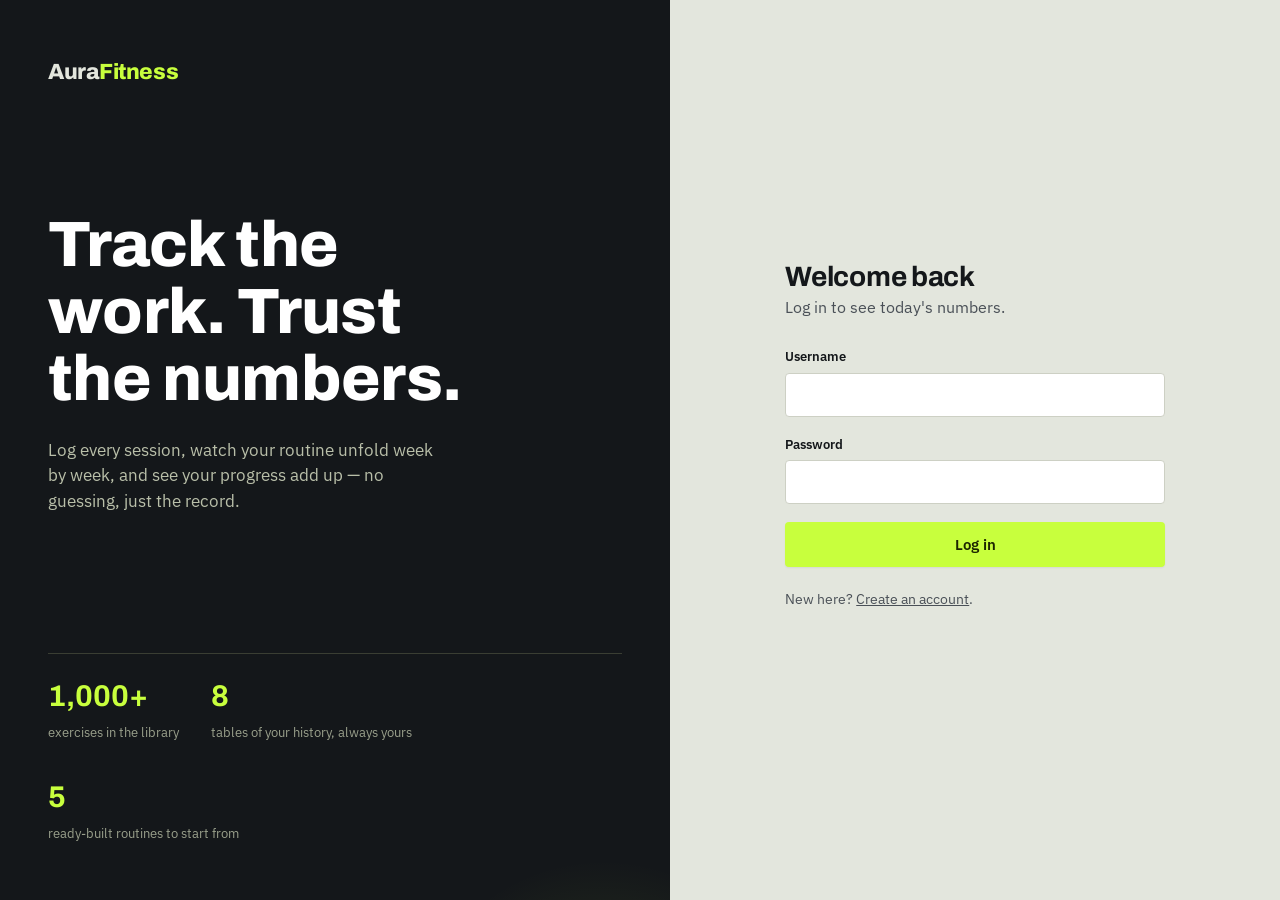
<file: index.html>
<!DOCTYPE html>
<html lang="en">
<head>
<meta charset="UTF-8">
<meta name="viewport" content="width=device-width, initial-scale=1.0">
<title>Log in — Aura Fitness</title>
<meta name="theme-color" content="#14171a">
<meta name="mobile-web-app-capable" content="yes">
<meta name="apple-mobile-web-app-capable" content="yes">
<meta name="apple-mobile-web-app-status-bar-style" content="black-translucent">
<meta name="description" content="Aura Fitness — log workouts, track progress and follow routines, right in your browser.">
<link rel="icon" href="data:image/svg+xml,%3Csvg xmlns=%22http://www.w3.org/2000/svg%22 viewBox=%220 0 100 100%22%3E%3Crect width=%22100%22 height=%22100%22 rx=%2222%22 fill=%22%2314171a%22/%3E%3Cpath d=%22M30 62 L46 62 L40 82 L74 46 L56 46 L64 18 Z%22 fill=%22%23c8ff3d%22/%3E%3C/svg%3E">
<link rel="preconnect" href="https://fonts.googleapis.com">
<link rel="preconnect" href="https://fonts.gstatic.com" crossorigin>
<link rel="stylesheet" href="css/style.css">
</head>
<body>

<div class="auth-shell">
  <section class="auth-side">
    <div class="mark">Aura<span>Fitness</span></div>
    <div class="pitch">
      <h1>Track the work. Trust the numbers.</h1>
      <p>Log every session, watch your routine unfold week by week, and see your progress add up — no guessing, just the record.</p>
    </div>
    <div class="tally">
      <div><span class="n">1,000+</span><span class="k">exercises in the library</span></div>
      <div><span class="n">8</span><span class="k">tables of your history, always yours</span></div>
      <div><span class="n">5</span><span class="k">ready-built routines to start from</span></div>
    </div>
  </section>

  <section class="auth-form-side">
    <div class="auth-card">
      <h2>Welcome back</h2>
      <p>Log in to see today's numbers.</p>

      <div class="form-msg error" id="form-msg"></div>

      <form id="login-form" novalidate>
        <div class="field">
          <label for="username">Username</label>
          <input type="text" id="username" name="username" autocomplete="username" required>
        </div>
        <div class="field">
          <label for="password">Password</label>
          <input type="password" id="password" name="password" autocomplete="current-password" required>
        </div>
        <button type="submit" class="btn btn-primary btn-block">Log in</button>
      </form>

      <p class="form-foot">New here? <a href="register.html">Create an account</a>.</p>
    </div>
  </section>
</div>

<script src="js/db.js"></script>
<script>
  // already signed in? skip straight to the dashboard
  if (AuraDB.getCurrentUser()) window.location.href = 'dashboard.html';

  const form = document.getElementById('login-form');
  const msg = document.getElementById('form-msg');

  form.addEventListener('submit', (e) => {
    e.preventDefault();
    const username = document.getElementById('username').value;
    const password = document.getElementById('password').value;

    const result = AuraDB.validateUser(username, password);
    if (!result.ok) {
      msg.textContent = result.error;
      msg.classList.add('show');
      return;
    }
    window.location.href = 'dashboard.html';
  });
</script>
</body>
</html>
</file>
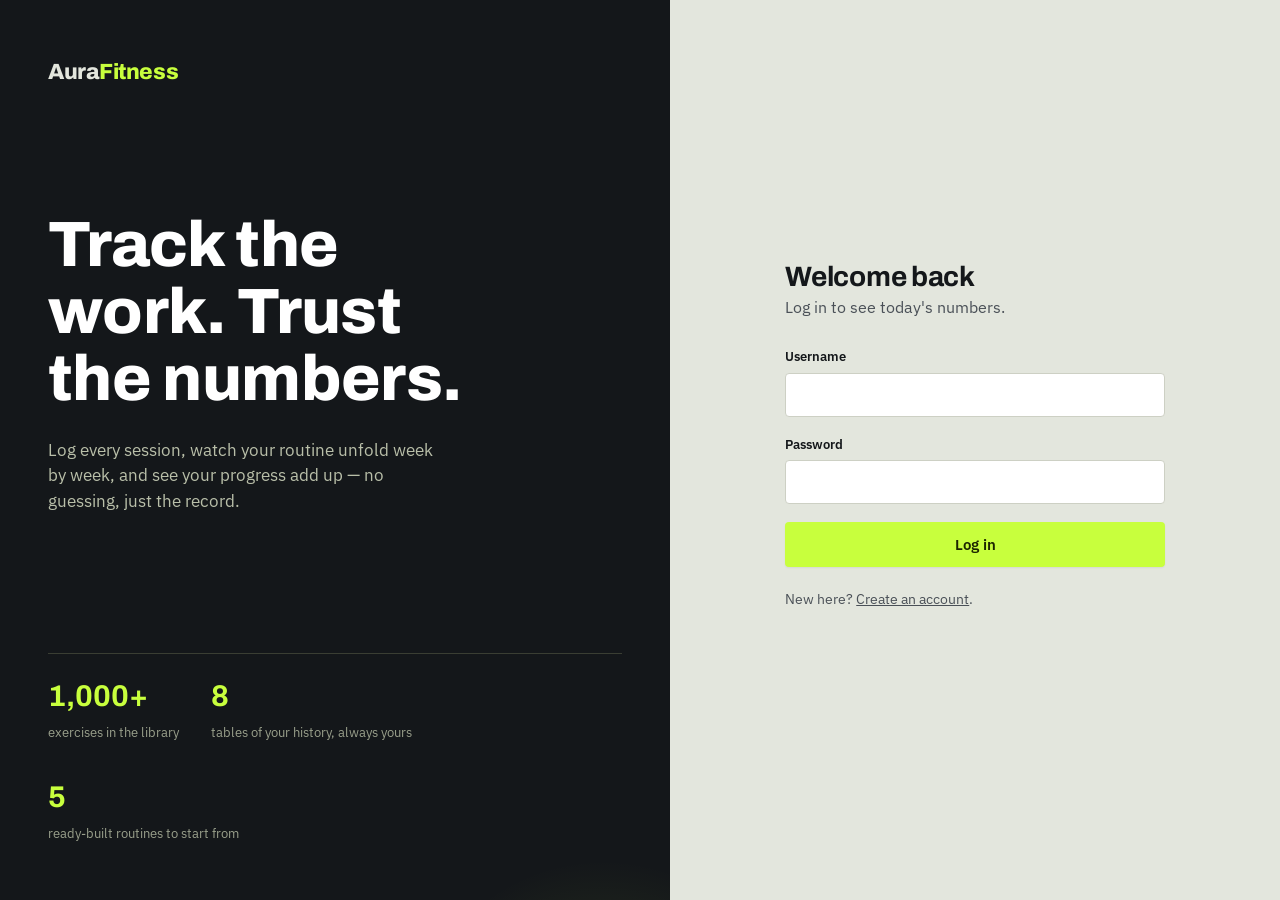
<file: dashboard.html>
<!DOCTYPE html>
<html lang="en">
<head>
<meta charset="UTF-8">
<meta name="viewport" content="width=device-width, initial-scale=1.0">
<title>Dashboard — Aura Fitness</title>
<meta name="theme-color" content="#14171a">
<meta name="mobile-web-app-capable" content="yes">
<meta name="apple-mobile-web-app-capable" content="yes">
<meta name="apple-mobile-web-app-status-bar-style" content="black-translucent">
<meta name="description" content="Aura Fitness — log workouts, track progress and follow routines, right in your browser.">
<link rel="icon" href="data:image/svg+xml,%3Csvg xmlns=%22http://www.w3.org/2000/svg%22 viewBox=%220 0 100 100%22%3E%3Crect width=%22100%22 height=%22100%22 rx=%2222%22 fill=%22%2314171a%22/%3E%3Cpath d=%22M30 62 L46 62 L40 82 L74 46 L56 46 L64 18 Z%22 fill=%22%23c8ff3d%22/%3E%3C/svg%3E">
<link rel="preconnect" href="https://fonts.googleapis.com">
<link rel="preconnect" href="https://fonts.gstatic.com" crossorigin>
<link rel="stylesheet" href="css/style.css">
</head>
<body>

<header class="app-header" id="app-header"></header>

<main class="wrap">
  <div class="page-head">
    <div>
      <h1 id="greeting">Welcome back</h1>
      <p id="dateline"></p>
    </div>
    <a href="log-workout.html" class="btn btn-primary">Log a workout</a>
  </div>

  <div class="stat-grid">
    <div class="stat hero">
      <div class="k">Workouts this month</div>
      <div class="v" id="stat-workouts">0</div>
    </div>
    <div class="stat tint">
      <div class="k">Calories burned</div>
      <div class="v" id="stat-calories">0<span class="u">kcal</span></div>
    </div>
    <div class="stat plain">
      <div class="k">Average intensity</div>
      <div class="v" id="stat-intensity" style="font-size:26px;">—</div>
    </div>
    <div class="stat plain">
      <div class="k">Current weight</div>
      <div class="v" id="stat-weight" style="font-size:26px;">—</div>
    </div>
  </div>

  <div class="dash-grid">
    <section class="panel">
      <div class="panel-title">
        <h2>Recent workouts</h2>
        <a href="log-workout.html" class="btn btn-outline">Log another</a>
      </div>
      <div id="recent-workouts"></div>
    </section>

    <section class="panel">
      <div class="panel-title">
        <h2>Active routine</h2>
      </div>
      <div id="active-routine"></div>
    </section>
  </div>
</main>

<footer class="site-foot">Aura Fitness — a client-side fitness tracker. Your data stays in this browser.</footer>

<a href="log-workout.html" class="fab" aria-label="Log a workout">+ Log workout</a>

<script src="js/db.js"></script>
<script src="js/nav.js"></script>
<script src="js/dashboard.js"></script>
</body>
</html>
</file>
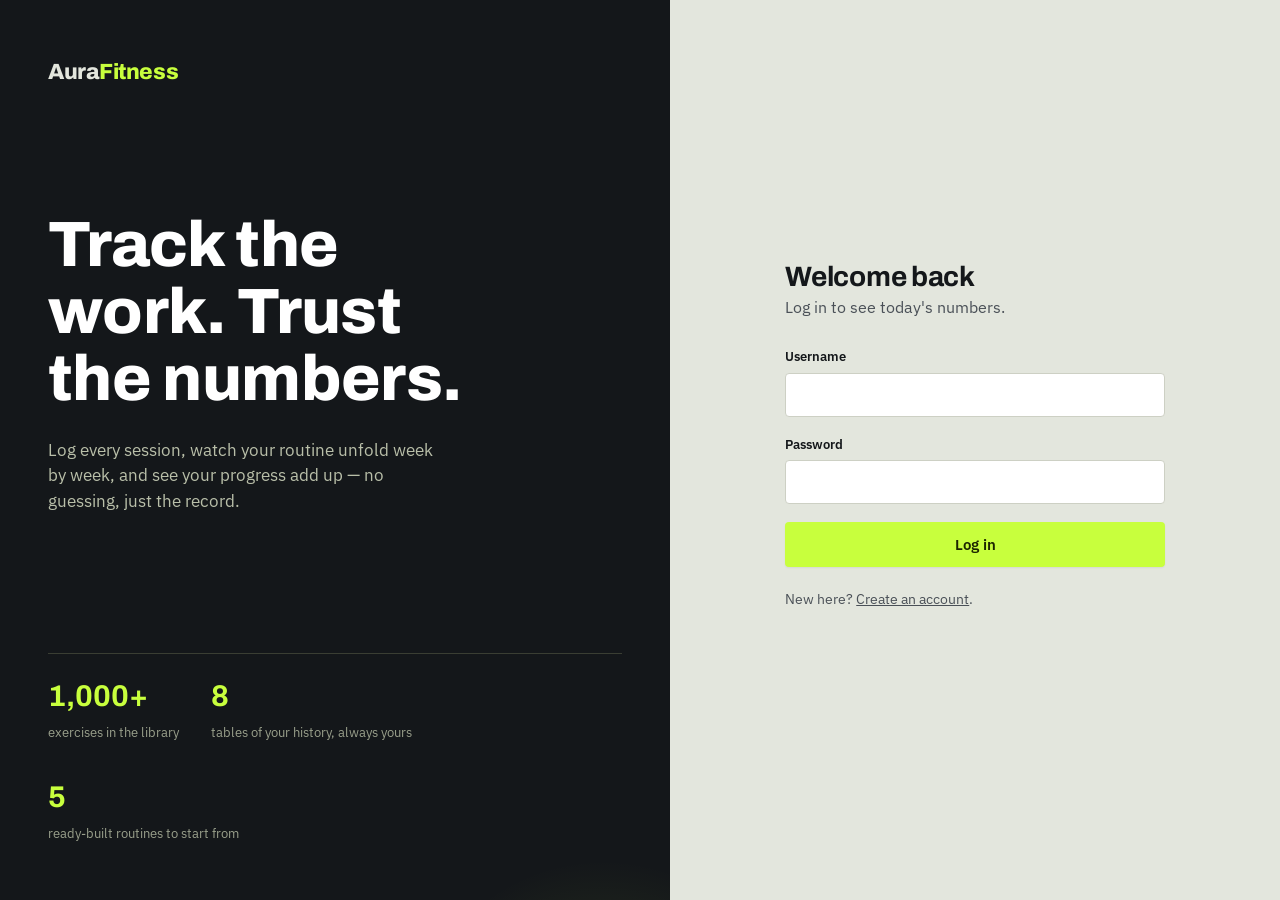
<file: exercises.html>
<!DOCTYPE html>
<html lang="en">
<head>
<meta charset="UTF-8">
<meta name="viewport" content="width=device-width, initial-scale=1.0">
<title>Exercise Library — Aura Fitness</title>
<meta name="theme-color" content="#14171a">
<meta name="mobile-web-app-capable" content="yes">
<meta name="apple-mobile-web-app-capable" content="yes">
<meta name="apple-mobile-web-app-status-bar-style" content="black-translucent">
<meta name="description" content="Aura Fitness — log workouts, track progress and follow routines, right in your browser.">
<link rel="icon" href="data:image/svg+xml,%3Csvg xmlns=%22http://www.w3.org/2000/svg%22 viewBox=%220 0 100 100%22%3E%3Crect width=%22100%22 height=%22100%22 rx=%2222%22 fill=%22%2314171a%22/%3E%3Cpath d=%22M30 62 L46 62 L40 82 L74 46 L56 46 L64 18 Z%22 fill=%22%23c8ff3d%22/%3E%3C/svg%3E">
<link rel="preconnect" href="https://fonts.googleapis.com">
<link rel="preconnect" href="https://fonts.gstatic.com" crossorigin>
<link rel="stylesheet" href="css/style.css">
</head>
<body>

<header class="app-header" id="app-header"></header>

<main class="wrap">
  <div class="page-head">
    <div>
      <h1>Exercise library</h1>
      <p>Search and filter the movement bank used across every routine.</p>
    </div>
  </div>

  <div class="filters">
    <div class="field">
      <label for="search">Search</label>
      <input type="text" id="search" placeholder="Search by name…">
    </div>
    <div class="field">
      <label for="category">Category</label>
      <select id="category">
        <option value="">All categories</option>
        <option>Strength</option>
        <option>Cardio</option>
        <option>Flexibility</option>
      </select>
    </div>
    <div class="field">
      <label for="muscle">Muscle group</label>
      <select id="muscle">
        <option value="">All muscle groups</option>
      </select>
    </div>
    <div class="field">
      <label for="difficulty">Difficulty</label>
      <select id="difficulty">
        <option value="">Any difficulty</option>
        <option>Beginner</option>
        <option>Intermediate</option>
        <option>Advanced</option>
      </select>
    </div>
  </div>

  <div class="card-grid" id="exercise-grid"></div>
</main>

<footer class="site-foot">Aura Fitness — a client-side fitness tracker. Your data stays in this browser.</footer>

<script src="js/db.js"></script>
<script src="js/nav.js"></script>
<script src="js/exercise-icons.js"></script>
<script src="js/exercise-modal.js"></script>
<script src="js/exercises.js"></script>
</body>
</html>
</file>
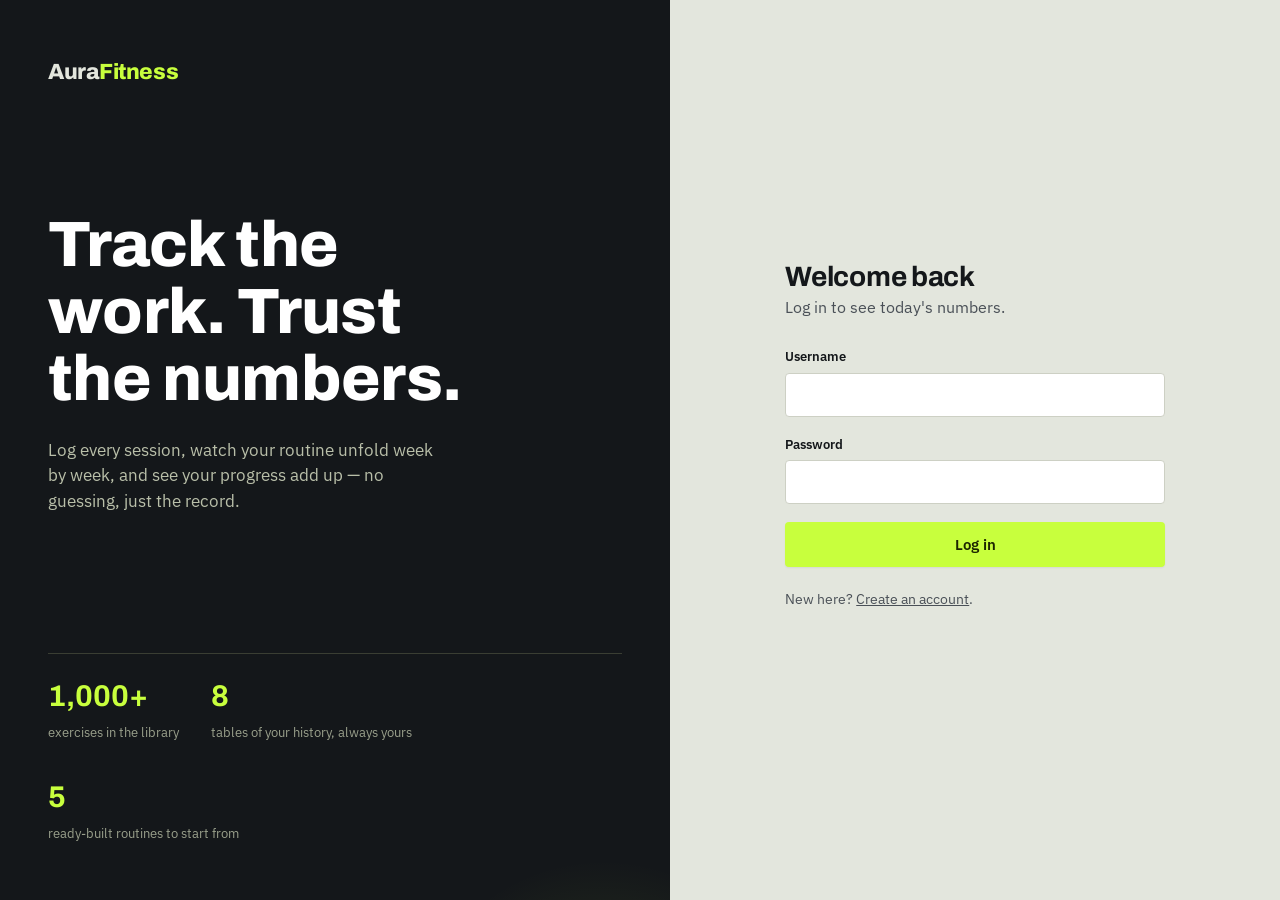
<file: log-workout.html>
<!DOCTYPE html>
<html lang="en">
<head>
<meta charset="UTF-8">
<meta name="viewport" content="width=device-width, initial-scale=1.0">
<title>Log Workout — Aura Fitness</title>
<meta name="theme-color" content="#14171a">
<meta name="mobile-web-app-capable" content="yes">
<meta name="apple-mobile-web-app-capable" content="yes">
<meta name="apple-mobile-web-app-status-bar-style" content="black-translucent">
<meta name="description" content="Aura Fitness — log workouts, track progress and follow routines, right in your browser.">
<link rel="icon" href="data:image/svg+xml,%3Csvg xmlns=%22http://www.w3.org/2000/svg%22 viewBox=%220 0 100 100%22%3E%3Crect width=%22100%22 height=%22100%22 rx=%2222%22 fill=%22%2314171a%22/%3E%3Cpath d=%22M30 62 L46 62 L40 82 L74 46 L56 46 L64 18 Z%22 fill=%22%23c8ff3d%22/%3E%3C/svg%3E">
<link rel="preconnect" href="https://fonts.googleapis.com">
<link rel="preconnect" href="https://fonts.gstatic.com" crossorigin>
<link rel="stylesheet" href="css/style.css">
</head>
<body>

<header class="app-header" id="app-header"></header>

<main class="wrap">
  <div class="page-head">
    <div>
      <h1>Log a workout</h1>
      <p>Record what you did today — exercises are optional if you just want the totals on record.</p>
    </div>
  </div>

  <div class="dash-grid">
    <section class="panel">
      <div class="form-msg success" id="form-msg"></div>

      <form id="workout-form" novalidate>
        <div class="field-row">
          <div class="field">
            <label for="workoutDate">Date</label>
            <input type="date" id="workoutDate" required>
          </div>
          <div class="field">
            <label for="workoutType">Workout type</label>
            <select id="workoutType">
              <option>Strength</option>
              <option>Cardio</option>
              <option>Flexibility</option>
              <option>Sports</option>
            </select>
          </div>
        </div>

        <div class="field-row">
          <div class="field">
            <label for="durationMinutes">Duration (minutes)</label>
            <input type="number" id="durationMinutes" min="1" max="600" required>
          </div>
          <div class="field">
            <label for="intensity">Intensity</label>
            <select id="intensity">
              <option>Low</option>
              <option selected>Moderate</option>
              <option>High</option>
            </select>
          </div>
        </div>

        <div class="panel-title" style="margin-top: 6px;">
          <h2 style="font-size:16px;">Exercises</h2>
          <button type="button" class="btn btn-outline" id="add-exercise">Add exercise</button>
        </div>
        <div id="exercise-rows"></div>

        <div class="field" style="margin-top: 18px;">
          <label for="notes">Notes</label>
          <textarea id="notes" placeholder="How did it feel? Anything to remember for next time?"></textarea>
        </div>

        <button type="submit" class="btn btn-primary btn-block">Save workout</button>
      </form>
    </section>

    <aside class="panel">
      <div class="panel-title"><h2>Estimated calories</h2></div>
      <div class="stat hero" style="padding:22px;">
        <div class="k">Based on type, duration &amp; intensity</div>
        <div class="v" id="calorie-estimate">0<span class="u">kcal</span></div>
      </div>
      <p style="margin-top:16px;">This estimate updates as you fill in the form. You can still save the workout even if you skip individual exercises.</p>
    </aside>
  </div>
</main>

<footer class="site-foot">Aura Fitness — a client-side fitness tracker. Your data stays in this browser.</footer>

<script src="js/db.js"></script>
<script src="js/nav.js"></script>
<script src="js/log-workout.js"></script>
</body>
</html>
</file>
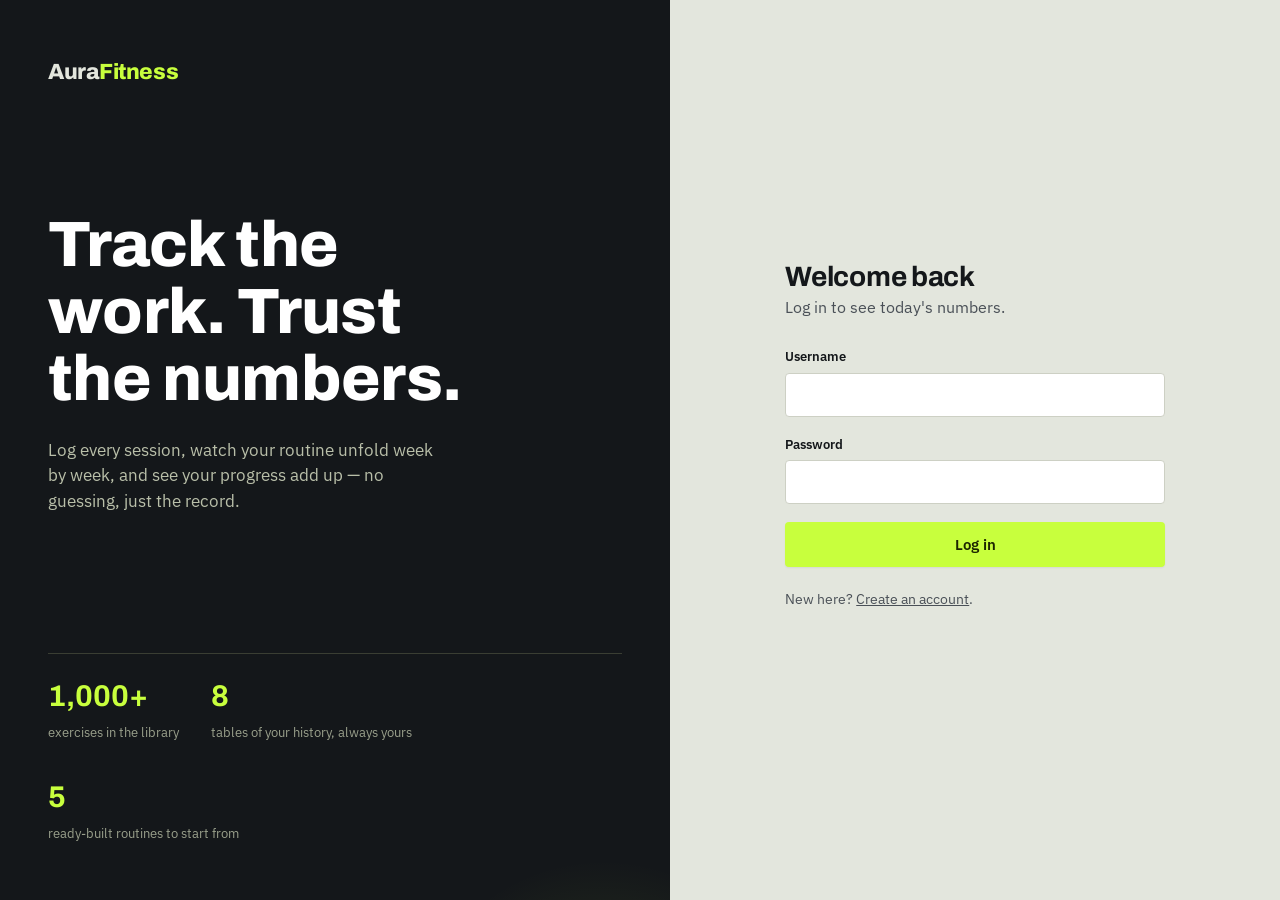
<file: profile.html>
<!DOCTYPE html>
<html lang="en">
<head>
<meta charset="UTF-8">
<meta name="viewport" content="width=device-width, initial-scale=1.0">
<title>Profile — Aura Fitness</title>
<meta name="theme-color" content="#14171a">
<meta name="mobile-web-app-capable" content="yes">
<meta name="apple-mobile-web-app-capable" content="yes">
<meta name="apple-mobile-web-app-status-bar-style" content="black-translucent">
<meta name="description" content="Aura Fitness — log workouts, track progress and follow routines, right in your browser.">
<link rel="icon" href="data:image/svg+xml,%3Csvg xmlns=%22http://www.w3.org/2000/svg%22 viewBox=%220 0 100 100%22%3E%3Crect width=%22100%22 height=%22100%22 rx=%2222%22 fill=%22%2314171a%22/%3E%3Cpath d=%22M30 62 L46 62 L40 82 L74 46 L56 46 L64 18 Z%22 fill=%22%23c8ff3d%22/%3E%3C/svg%3E">
<link rel="preconnect" href="https://fonts.googleapis.com">
<link rel="preconnect" href="https://fonts.gstatic.com" crossorigin>
<link rel="stylesheet" href="css/style.css">
</head>
<body>

<header class="app-header" id="app-header"></header>

<main class="wrap">
  <div class="page-head">
    <div>
      <h1>Profile</h1>
      <p>Update your details and see your account at a glance.</p>
    </div>
  </div>

  <div class="dash-grid">
    <section class="panel">
      <div class="profile-head">
        <div class="avatar" id="avatar-initials"></div>
        <div>
          <h2 id="profile-name" style="margin-bottom:2px;"></h2>
          <p style="margin:0;" id="profile-username"></p>
        </div>
      </div>

      <div class="form-msg success" id="form-msg"></div>

      <form id="profile-form" novalidate>
        <div class="field-row">
          <div class="field">
            <label for="firstName">First name</label>
            <input type="text" id="firstName" required>
          </div>
          <div class="field">
            <label for="lastName">Last name</label>
            <input type="text" id="lastName" required>
          </div>
        </div>
        <div class="field">
          <label for="email">Email</label>
          <input type="email" id="email" required>
        </div>
        <div class="field-row">
          <div class="field">
            <label for="age">Age</label>
            <input type="number" id="age" min="10" max="100">
          </div>
          <div class="field">
            <label for="fitnessGoal">Fitness goal</label>
            <select id="fitnessGoal">
              <option>General Fitness</option>
              <option>Lose Weight</option>
              <option>Build Muscle</option>
              <option>Build Strength</option>
            </select>
          </div>
        </div>
        <div class="field-row">
          <div class="field">
            <label for="height">Height (cm)</label>
            <input type="number" id="height" min="100" max="250">
          </div>
          <div class="field">
            <label for="weight">Weight (kg)</label>
            <input type="number" id="weight" min="30" max="300" step="0.1">
          </div>
        </div>
        <button type="submit" class="btn btn-primary">Save changes</button>
      </form>
    </section>

    <aside class="panel">
      <div class="panel-title"><h2>Account statistics</h2></div>
      <div id="account-stats"></div>
    </aside>
  </div>
</main>

<footer class="site-foot">Aura Fitness — a client-side fitness tracker. Your data stays in this browser.</footer>

<script src="js/db.js"></script>
<script src="js/nav.js"></script>
<script src="js/profile.js"></script>
</body>
</html>
</file>
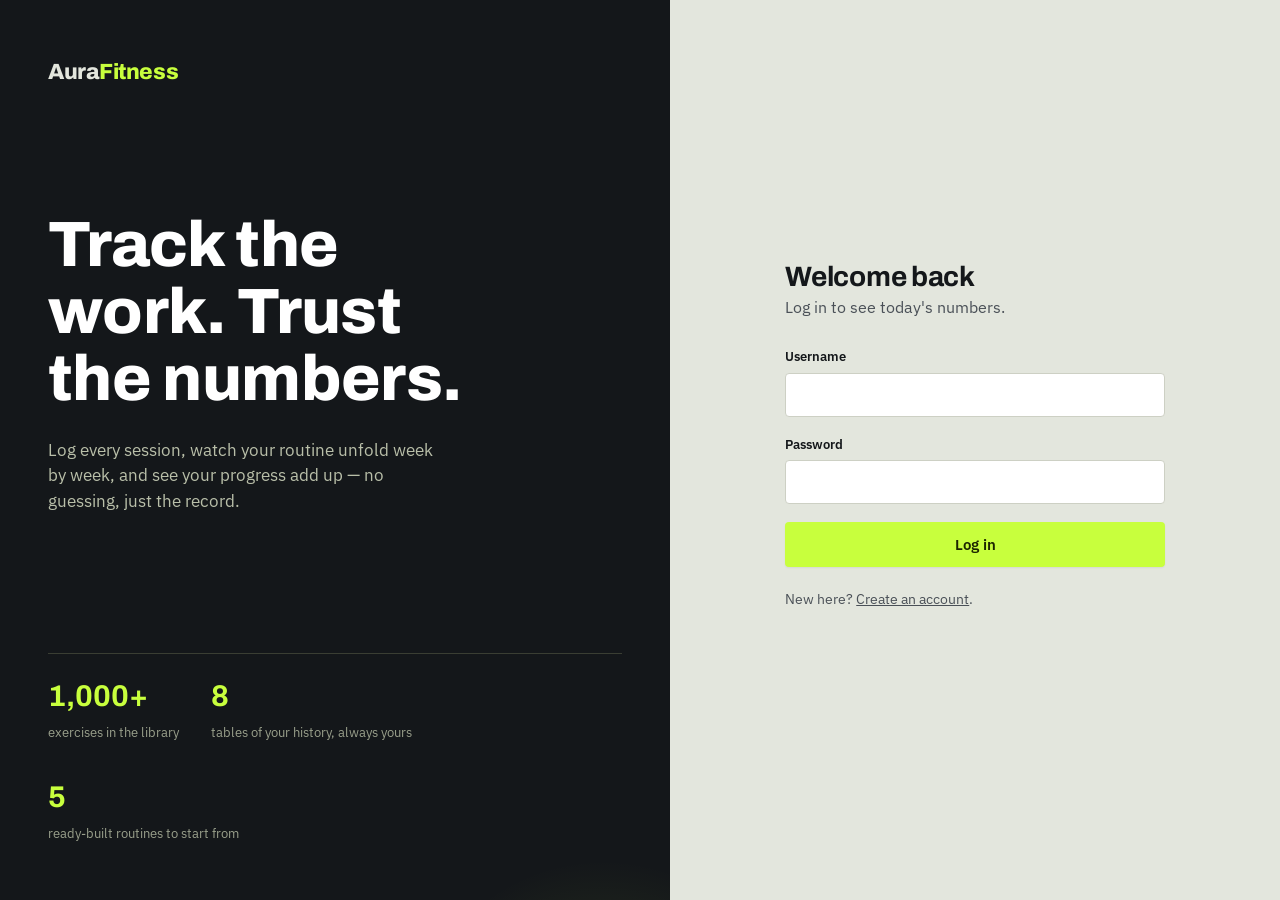
<file: progress.html>
<!DOCTYPE html>
<html lang="en">
<head>
<meta charset="UTF-8">
<meta name="viewport" content="width=device-width, initial-scale=1.0">
<title>Progress — Aura Fitness</title>
<meta name="theme-color" content="#14171a">
<meta name="mobile-web-app-capable" content="yes">
<meta name="apple-mobile-web-app-capable" content="yes">
<meta name="apple-mobile-web-app-status-bar-style" content="black-translucent">
<meta name="description" content="Aura Fitness — log workouts, track progress and follow routines, right in your browser.">
<link rel="icon" href="data:image/svg+xml,%3Csvg xmlns=%22http://www.w3.org/2000/svg%22 viewBox=%220 0 100 100%22%3E%3Crect width=%22100%22 height=%22100%22 rx=%2222%22 fill=%22%2314171a%22/%3E%3Cpath d=%22M30 62 L46 62 L40 82 L74 46 L56 46 L64 18 Z%22 fill=%22%23c8ff3d%22/%3E%3C/svg%3E">
<link rel="preconnect" href="https://fonts.googleapis.com">
<link rel="preconnect" href="https://fonts.gstatic.com" crossorigin>
<link rel="stylesheet" href="css/style.css">
</head>
<body>

<header class="app-header" id="app-header"></header>

<main class="wrap">
  <div class="page-head">
    <div>
      <h1>Progress</h1>
      <p>Log measurements over time and watch the trend, not just the day.</p>
    </div>
  </div>

  <div class="stat-grid">
    <div class="stat hero">
      <div class="k">Weight change since first log</div>
      <div class="v" id="stat-change">—</div>
    </div>
    <div class="stat tint">
      <div class="k">Latest weight</div>
      <div class="v" id="stat-latest">—</div>
    </div>
    <div class="stat plain">
      <div class="k">Entries logged</div>
      <div class="v" id="stat-count">0</div>
    </div>
  </div>

  <div class="dash-grid">
    <section class="panel">
      <div class="panel-title"><h2>Weight over time</h2></div>
      <div class="chart-wrap">
        <div class="bars" id="weight-bars"></div>
      </div>

      <div class="panel-title" style="margin-top:26px;"><h2>History</h2></div>
      <div id="progress-table"></div>
    </section>

    <aside class="panel">
      <div class="panel-title"><h2>Log measurements</h2></div>
      <div class="form-msg success" id="form-msg"></div>
      <form id="progress-form" novalidate>
        <div class="field-row">
          <div class="field">
            <label for="logDate">Date</label>
            <input type="date" id="logDate" required>
          </div>
          <div class="field">
            <label for="weight">Weight (kg)</label>
            <input type="number" id="weight" step="0.1" min="20" max="400" required>
          </div>
        </div>
        <div class="field">
          <label for="bodyFat">Body fat %</label>
          <input type="number" id="bodyFat" step="0.1" min="1" max="70">
        </div>
        <div class="field-row">
          <div class="field">
            <label for="chest">Chest (cm)</label>
            <input type="number" id="chest" step="0.1">
          </div>
          <div class="field">
            <label for="waist">Waist (cm)</label>
            <input type="number" id="waist" step="0.1">
          </div>
        </div>
        <div class="field-row">
          <div class="field">
            <label for="hip">Hip (cm)</label>
            <input type="number" id="hip" step="0.1">
          </div>
          <div class="field">
            <label for="arm">Arm (cm)</label>
            <input type="number" id="arm" step="0.1">
          </div>
        </div>
        <div class="field">
          <label for="thigh">Thigh (cm)</label>
          <input type="number" id="thigh" step="0.1">
        </div>
        <div class="field">
          <label for="notes">Notes</label>
          <textarea id="notes" placeholder="Optional"></textarea>
        </div>
        <button type="submit" class="btn btn-primary btn-block">Save entry</button>
      </form>
    </aside>
  </div>
</main>

<footer class="site-foot">Aura Fitness — a client-side fitness tracker. Your data stays in this browser.</footer>

<script src="js/db.js"></script>
<script src="js/nav.js"></script>
<script src="js/progress.js"></script>
</body>
</html>
</file>
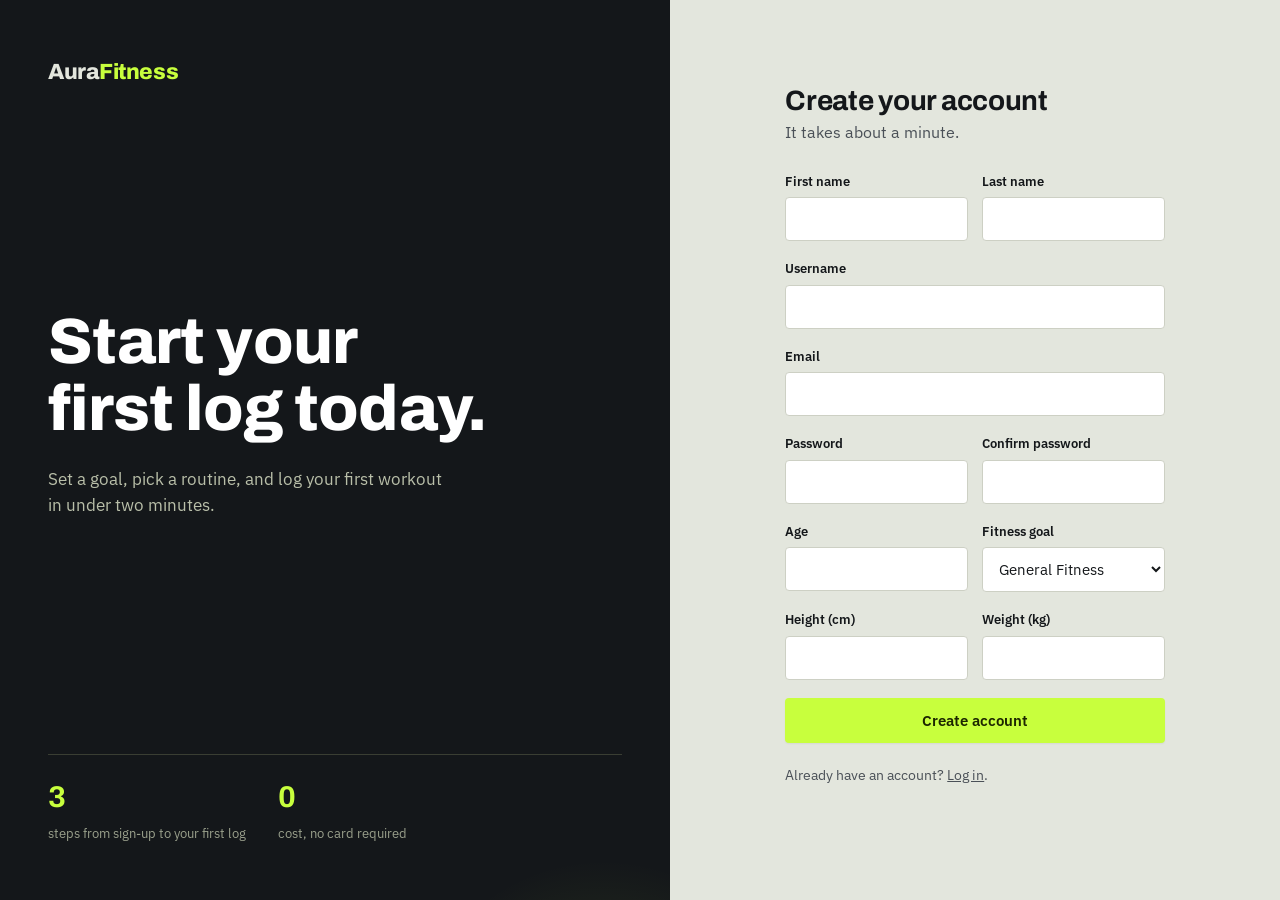
<file: register.html>
<!DOCTYPE html>
<html lang="en">
<head>
<meta charset="UTF-8">
<meta name="viewport" content="width=device-width, initial-scale=1.0">
<title>Create account — Aura Fitness</title>
<meta name="theme-color" content="#14171a">
<meta name="mobile-web-app-capable" content="yes">
<meta name="apple-mobile-web-app-capable" content="yes">
<meta name="apple-mobile-web-app-status-bar-style" content="black-translucent">
<meta name="description" content="Aura Fitness — log workouts, track progress and follow routines, right in your browser.">
<link rel="icon" href="data:image/svg+xml,%3Csvg xmlns=%22http://www.w3.org/2000/svg%22 viewBox=%220 0 100 100%22%3E%3Crect width=%22100%22 height=%22100%22 rx=%2222%22 fill=%22%2314171a%22/%3E%3Cpath d=%22M30 62 L46 62 L40 82 L74 46 L56 46 L64 18 Z%22 fill=%22%23c8ff3d%22/%3E%3C/svg%3E">
<link rel="preconnect" href="https://fonts.googleapis.com">
<link rel="preconnect" href="https://fonts.gstatic.com" crossorigin>
<link rel="stylesheet" href="css/style.css">
</head>
<body>

<div class="auth-shell">
  <section class="auth-side">
    <div class="mark">Aura<span>Fitness</span></div>
    <div class="pitch">
      <h1>Start your first log today.</h1>
      <p>Set a goal, pick a routine, and log your first workout in under two minutes.</p>
    </div>
    <div class="tally">
      <div><span class="n">3</span><span class="k">steps from sign-up to your first log</span></div>
      <div><span class="n">0</span><span class="k">cost, no card required</span></div>
    </div>
  </section>

  <section class="auth-form-side">
    <div class="auth-card">
      <h2>Create your account</h2>
      <p>It takes about a minute.</p>

      <div class="form-msg error" id="form-msg"></div>

      <form id="register-form" novalidate>
        <div class="field-row">
          <div class="field">
            <label for="firstName">First name</label>
            <input type="text" id="firstName" required>
          </div>
          <div class="field">
            <label for="lastName">Last name</label>
            <input type="text" id="lastName" required>
          </div>
        </div>

        <div class="field">
          <label for="username">Username</label>
          <input type="text" id="username" autocomplete="username" required>
        </div>

        <div class="field">
          <label for="email">Email</label>
          <input type="email" id="email" autocomplete="email" required>
        </div>

        <div class="field-row">
          <div class="field">
            <label for="password">Password</label>
            <input type="password" id="password" autocomplete="new-password" required minlength="6">
          </div>
          <div class="field">
            <label for="confirmPassword">Confirm password</label>
            <input type="password" id="confirmPassword" autocomplete="new-password" required minlength="6">
          </div>
        </div>

        <div class="field-row">
          <div class="field">
            <label for="age">Age</label>
            <input type="number" id="age" min="10" max="100">
          </div>
          <div class="field">
            <label for="fitnessGoal">Fitness goal</label>
            <select id="fitnessGoal">
              <option>General Fitness</option>
              <option>Lose Weight</option>
              <option>Build Muscle</option>
              <option>Build Strength</option>
            </select>
          </div>
        </div>

        <div class="field-row">
          <div class="field">
            <label for="height">Height (cm)</label>
            <input type="number" id="height" min="100" max="250">
          </div>
          <div class="field">
            <label for="weight">Weight (kg)</label>
            <input type="number" id="weight" min="30" max="300" step="0.1">
          </div>
        </div>

        <button type="submit" class="btn btn-primary btn-block">Create account</button>
      </form>

      <p class="form-foot">Already have an account? <a href="index.html">Log in</a>.</p>
    </div>
  </section>
</div>

<script src="js/db.js"></script>
<script>
  if (AuraDB.getCurrentUser()) window.location.href = 'dashboard.html';

  const form = document.getElementById('register-form');
  const msg = document.getElementById('form-msg');

  form.addEventListener('submit', (e) => {
    e.preventDefault();
    const password = document.getElementById('password').value;
    const confirmPassword = document.getElementById('confirmPassword').value;

    if (password !== confirmPassword) {
      msg.textContent = 'Those passwords don\'t match.';
      msg.classList.add('show');
      return;
    }

    const result = AuraDB.registerUser({
      firstName: document.getElementById('firstName').value.trim(),
      lastName: document.getElementById('lastName').value.trim(),
      username: document.getElementById('username').value.trim(),
      email: document.getElementById('email').value.trim(),
      password,
      age: document.getElementById('age').value,
      height: document.getElementById('height').value,
      weight: document.getElementById('weight').value,
      fitnessGoal: document.getElementById('fitnessGoal').value,
    });

    if (!result.ok) {
      msg.textContent = result.error;
      msg.classList.add('show');
      return;
    }

    AuraDB.validateUser(result.user.username, password);
    window.location.href = 'dashboard.html';
  });
</script>
</body>
</html>
</file>
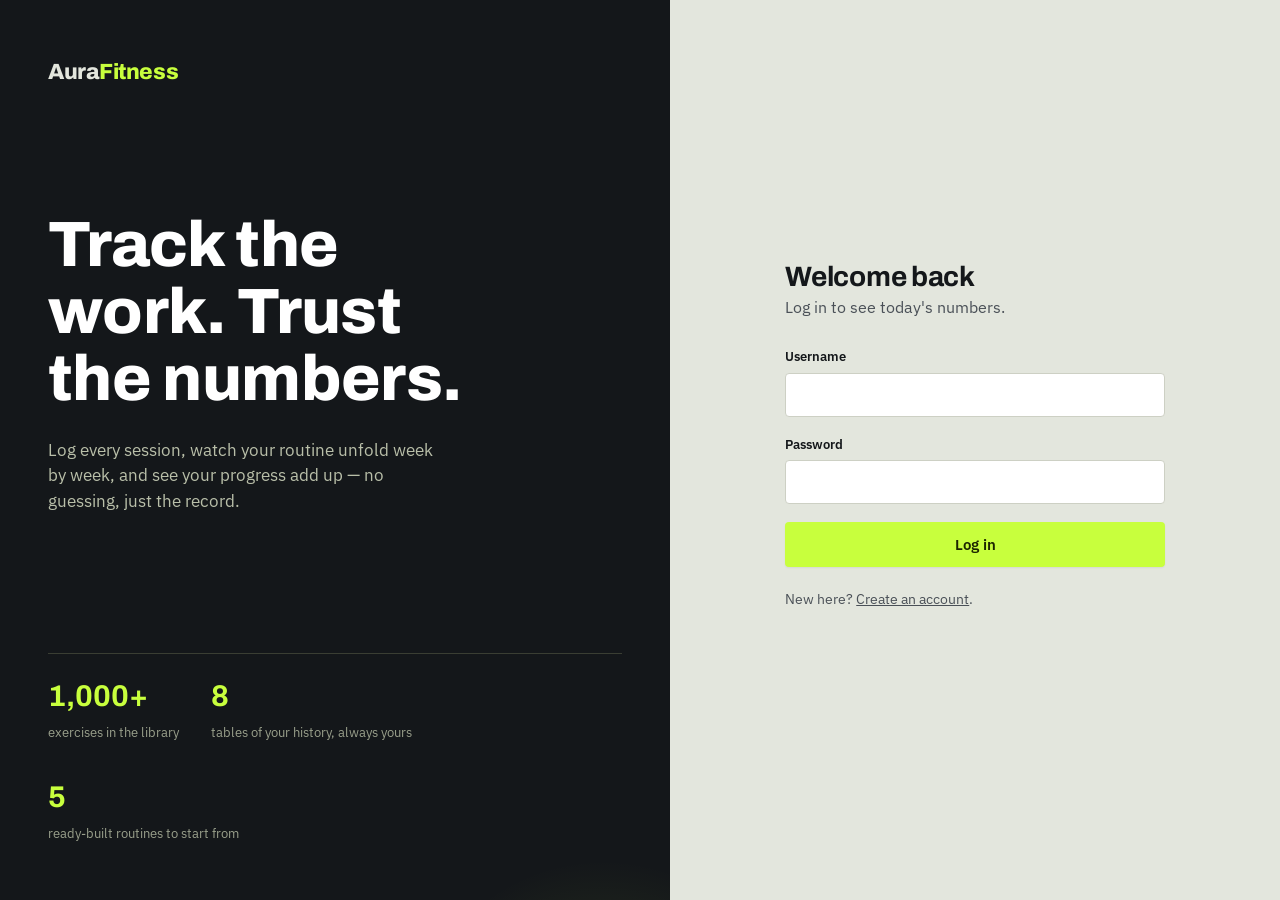
<file: routines.html>
<!DOCTYPE html>
<html lang="en">
<head>
<meta charset="UTF-8">
<meta name="viewport" content="width=device-width, initial-scale=1.0">
<title>Routines — Aura Fitness</title>
<meta name="theme-color" content="#14171a">
<meta name="mobile-web-app-capable" content="yes">
<meta name="apple-mobile-web-app-capable" content="yes">
<meta name="apple-mobile-web-app-status-bar-style" content="black-translucent">
<meta name="description" content="Aura Fitness — log workouts, track progress and follow routines, right in your browser.">
<link rel="icon" href="data:image/svg+xml,%3Csvg xmlns=%22http://www.w3.org/2000/svg%22 viewBox=%220 0 100 100%22%3E%3Crect width=%22100%22 height=%22100%22 rx=%2222%22 fill=%22%2314171a%22/%3E%3Cpath d=%22M30 62 L46 62 L40 82 L74 46 L56 46 L64 18 Z%22 fill=%22%23c8ff3d%22/%3E%3C/svg%3E">
<link rel="preconnect" href="https://fonts.googleapis.com">
<link rel="preconnect" href="https://fonts.gstatic.com" crossorigin>
<link rel="stylesheet" href="css/style.css">
</head>
<body>

<header class="app-header" id="app-header"></header>

<main class="wrap">
  <div class="page-head">
    <div>
      <h1>Routines</h1>
      <p>Pick a program that matches your goal, then check what's due each day.</p>
    </div>
  </div>

  <div class="filters">
    <div class="field">
      <label for="goal-filter">Filter by goal</label>
      <select id="goal-filter">
        <option value="">All goals</option>
        <option>General Fitness</option>
        <option>Lose Weight</option>
        <option>Build Muscle</option>
        <option>Build Strength</option>
      </select>
    </div>
  </div>

  <div class="card-grid" id="routine-grid" style="margin-bottom: 34px;"></div>

  <section class="panel" id="routine-detail" style="display:none;">
    <div class="panel-title">
      <h2 id="detail-name"></h2>
      <button class="btn btn-primary" id="assign-btn">Set as my routine</button>
    </div>
    <div class="tags" id="detail-tags" style="margin-bottom:18px;"></div>

    <div class="day-strip" id="day-strip"></div>
    <div id="day-exercises"></div>
  </section>
</main>

<footer class="site-foot">Aura Fitness — a client-side fitness tracker. Your data stays in this browser.</footer>

<script src="js/db.js"></script>
<script src="js/nav.js"></script>
<script src="js/exercise-icons.js"></script>
<script src="js/exercise-modal.js"></script>
<script src="js/routines.js"></script>
</body>
</html>
</file>
<file: css/style.css>
/* =========================================================
   Aura Fitness — design tokens
   A performance-lab palette: concrete-grey ground, ink text,
   one kinetic accent (volt) for action/progress, one signal
   accent (coral) for effort/output. Condensed display type
   for numbers reads like a scoreboard; a plain-spoken sans
   carries everything else.
   ========================================================= */

@import url('https://fonts.googleapis.com/css2?family=Archivo:ital,wght@0,400;0,500;0,600;0,700;0,800;1,500&family=IBM+Plex+Sans:wght@400;500;600&family=IBM+Plex+Mono:wght@500&display=swap');

:root{
  --ink: #14171a;
  --ink-soft: #4a5057;
  --ground: #e3e6dd;
  --panel: #fbfbf8;
  --panel-raised: #ffffff;
  --line: #cdd0c4;
  --line-soft: #dcded4;
  --volt: #c8ff3d;
  --volt-ink: #1c2600;
  --coral: #ff4a2e;
  --steel: #33506e;
  --steel-tint: #dbe4ea;
  --warn: #b8860b;

  --font-display: 'Archivo', sans-serif;
  --font-body: 'IBM Plex Sans', sans-serif;
  --font-mono: 'IBM Plex Mono', monospace;

  --radius: 4px;
  --radius-lg: 10px;
  --container: 1080px;

  --shadow-sm: 0 1px 2px rgba(20, 23, 26, 0.06);
  --shadow-md: 0 4px 14px rgba(20, 23, 26, 0.08);
  --shadow-lg: 0 18px 40px rgba(20, 23, 26, 0.14);
  --shadow-ink: 0 10px 24px rgba(20, 23, 26, 0.28);

  --ease: cubic-bezier(.22, .8, .3, 1);
  --safe-t: env(safe-area-inset-top, 0px);
  --safe-b: env(safe-area-inset-bottom, 0px);
  --safe-l: env(safe-area-inset-left, 0px);
  --safe-r: env(safe-area-inset-right, 0px);
}

*, *::before, *::after{ box-sizing: border-box; }

html{
  -webkit-text-size-adjust: 100%;
  scroll-behavior: smooth;
  scroll-padding-top: calc(76px + var(--safe-t));
}

body{
  margin: 0;
  background: var(--ground);
  color: var(--ink);
  font-family: var(--font-body);
  font-size: 16px;
  line-height: 1.5;
  min-height: 100vh;
  -webkit-font-smoothing: antialiased;
  text-rendering: optimizeLegibility;
}

a{ color: inherit; }

h1, h2, h3, h4{
  font-family: var(--font-display);
  margin: 0 0 .4em;
  line-height: 1.05;
  letter-spacing: -0.01em;
}

p{ margin: 0 0 1em; color: var(--ink-soft); max-width: 62ch; }

img{ max-width: 100%; display: block; }

:focus-visible{
  outline: 3px solid var(--steel);
  outline-offset: 2px;
  border-radius: 2px;
}

::selection{ background: var(--volt); color: var(--volt-ink); }

.visually-hidden{
  position: absolute; width: 1px; height: 1px;
  overflow: hidden; clip: rect(0,0,0,0); white-space: nowrap;
}

@media (prefers-reduced-motion: reduce){
  *, *::before, *::after{
    animation-duration: 0.001ms !important;
    transition-duration: 0.001ms !important;
    scroll-behavior: auto !important;
  }
}

/* ---------- layout shells ---------- */

.wrap{
  max-width: var(--container);
  margin: 0 auto;
  padding: 0 24px;
}
@media (max-width: 560px){
  .wrap{ padding: 0 18px; }
}

.auth-shell{
  min-height: 100vh;
  min-height: 100dvh;
  display: grid;
  grid-template-columns: 1.1fr 1fr;
}
@media (max-width: 860px){
  .auth-shell{ grid-template-columns: 1fr; }
  /* mobile: the sign-in task comes first, the pitch is a compact banner below it */
  .auth-form-side{ order: 1; }
  .auth-side{ order: 2; }
}

.auth-side{
  background: var(--ink);
  color: var(--ground);
  padding: 56px 48px;
  padding-top: calc(56px + var(--safe-t));
  display: flex;
  flex-direction: column;
  justify-content: space-between;
  position: relative;
  overflow: hidden;
}
.auth-side::before{
  content: '';
  position: absolute;
  inset: auto -20% -40% auto;
  width: 60%;
  aspect-ratio: 1;
  background: radial-gradient(circle, rgba(200,255,61,.14), transparent 70%);
  pointer-events: none;
}
.auth-side .mark{
  font-family: var(--font-display);
  font-weight: 800;
  font-size: 22px;
  letter-spacing: -0.02em;
  position: relative;
}
.auth-side .mark span{ color: var(--volt); }

.auth-side .pitch{ position: relative; }
.auth-side .pitch h1{
  font-size: clamp(32px, 5vw, 64px);
  font-weight: 800;
  color: #fff;
  max-width: 11ch;
}
.auth-side .pitch p{
  color: #b9bfa9;
  font-size: 17px;
  max-width: 40ch;
}

.tally{
  display: flex;
  gap: 32px;
  border-top: 1px solid #3a3e33;
  padding-top: 20px;
  flex-wrap: wrap;
  position: relative;
}
.tally .n{
  font-family: var(--font-display);
  font-size: 30px;
  font-weight: 700;
  color: var(--volt);
  display: block;
}
.tally .k{ font-size: 13px; color: #9aa08c; }

@media (max-width: 860px){
  .auth-side{ padding: 32px 24px; padding-top: calc(28px + var(--safe-t)); gap: 20px; }
  .auth-side .pitch h1{ font-size: 28px; max-width: 16ch; }
  .auth-side .pitch p{ font-size: 15px; }
  .tally{ gap: 22px; padding-top: 16px; }
  .tally .n{ font-size: 24px; }
}

.auth-form-side{
  display: flex;
  align-items: center;
  justify-content: center;
  padding: 48px 24px;
}
@media (max-width: 860px){
  .auth-form-side{ padding: calc(32px + var(--safe-t)) 20px 28px; }
}

.auth-card{
  width: 100%;
  max-width: 380px;
  animation: rise .5s var(--ease) both;
}
.auth-card h2{ font-size: 28px; margin-bottom: .15em; }
.auth-card > p{ margin-bottom: 28px; }

@keyframes rise{
  from{ opacity: 0; transform: translateY(10px); }
  to{ opacity: 1; transform: translateY(0); }
}

/* ---------- app shell (logged-in pages) ---------- */

.app-header{
  background: var(--ink);
  color: var(--ground);
  border-bottom: 4px solid var(--volt);
  position: sticky;
  top: 0;
  z-index: 40;
  padding-top: var(--safe-t);
  transition: box-shadow .2s ease;
}
.app-header.is-scrolled{ box-shadow: var(--shadow-ink); }

.app-header .wrap{
  display: flex;
  align-items: center;
  justify-content: space-between;
  gap: 16px;
  padding-top: 14px;
  padding-bottom: 14px;
}
.brand{
  font-family: var(--font-display);
  font-weight: 800;
  font-size: 19px;
  white-space: nowrap;
  text-decoration: none;
  display: inline-flex;
  align-items: center;
  gap: 8px;
}
.brand span{ color: var(--volt); }

.app-nav{
  display: flex;
  gap: 4px;
  flex-wrap: wrap;
}
.app-nav a{
  text-decoration: none;
  font-size: 14px;
  color: #b9bfa9;
  padding: 8px 12px;
  border-radius: var(--radius);
  transition: color .15s ease, background .15s ease;
  position: relative;
}
.app-nav a:hover{ color: #fff; background: rgba(255,255,255,.06); }
.app-nav a.active{ color: var(--ink); background: var(--volt); font-weight: 600; }

.header-actions{
  display: flex;
  align-items: center;
  gap: 14px;
}
.who{ font-size: 13px; color: #9aa08c; text-align: right; }
.who strong{ display: block; color: #fff; font-size: 14px; }

.logout-link{
  font-size: 13px;
  text-decoration: underline;
  text-underline-offset: 3px;
  color: #b9bfa9;
  transition: color .15s ease;
}
.logout-link:hover{ color: #fff; }

/* animated hamburger -> close icon */
.nav-toggle{
  display: none;
  background: none;
  border: 1px solid #3a3e33;
  color: #fff;
  width: 40px;
  height: 40px;
  min-width: 44px;
  min-height: 44px;
  border-radius: var(--radius);
  position: relative;
  cursor: pointer;
  flex-shrink: 0;
  transition: background .15s ease, border-color .15s ease;
}
.nav-toggle:hover{ background: rgba(255,255,255,.08); }
.nav-toggle .bar,
.nav-toggle .bar::before,
.nav-toggle .bar::after{
  content: '';
  position: absolute;
  left: 50%;
  top: 50%;
  width: 18px;
  height: 2px;
  background: #fff;
  transform: translate(-50%, -50%);
  transition: transform .25s var(--ease), opacity .2s ease, top .25s var(--ease);
}
.nav-toggle .bar::before{ top: -6px; }
.nav-toggle .bar::after{ top: 6px; }
.nav-toggle[aria-expanded="true"] .bar{ background: transparent; }
.nav-toggle[aria-expanded="true"] .bar::before{ top: 0; transform: translate(-50%, -50%) rotate(45deg); }
.nav-toggle[aria-expanded="true"] .bar::after{ top: 0; transform: translate(-50%, -50%) rotate(-45deg); }

.nav-backdrop{
  display: none;
  position: fixed;
  inset: 0;
  background: rgba(20, 23, 26, .45);
  z-index: 39;
  opacity: 0;
  transition: opacity .2s ease;
}
.nav-backdrop.open{ display: block; opacity: 1; }

@media (max-width: 900px){
  .nav-toggle{ display: inline-block; }
  .app-nav{
    position: fixed;
    top: 0; right: 0;
    height: 100dvh;
    width: min(78vw, 320px);
    background: var(--ink);
    flex-direction: column;
    gap: 2px;
    padding: calc(20px + var(--safe-t)) 18px 20px;
    padding-right: calc(18px + var(--safe-r));
    border-left: 1px solid #2a2e26;
    transform: translateX(100%);
    transition: transform .28s var(--ease);
    z-index: 40;
    overflow-y: auto;
  }
  .app-nav.open{ display: flex; transform: translateX(0); box-shadow: var(--shadow-lg); }
  .app-nav a{ padding: 13px 14px; font-size: 15.5px; min-height: 44px; display: flex; align-items: center; }
  .app-header .wrap{ flex-wrap: nowrap; }
}

main{
  padding: 40px 0 80px;
  animation: rise .4s var(--ease) both;
}
@media (max-width: 640px){
  main{ padding: 26px 0 88px; }
}

.page-head{
  display: flex;
  justify-content: space-between;
  align-items: flex-end;
  gap: 20px;
  margin-bottom: 28px;
  flex-wrap: wrap;
}
.page-head h1{ font-size: 34px; }
.page-head p{ margin: 0; }
@media (max-width: 560px){
  .page-head{ margin-bottom: 20px; }
  .page-head h1{ font-size: 26px; }
  .page-head .btn{ width: 100%; justify-content: center; }
}

/* ---------- buttons ---------- */

.btn{
  display: inline-flex;
  align-items: center;
  justify-content: center;
  gap: 8px;
  font-family: var(--font-body);
  font-weight: 600;
  font-size: 14.5px;
  padding: 12px 20px;
  min-height: 44px;
  border-radius: var(--radius);
  border: 1px solid transparent;
  cursor: pointer;
  text-decoration: none;
  transition: transform .12s var(--ease), background .15s ease, border-color .15s ease, box-shadow .15s ease;
}
.btn:active{ transform: translateY(1px) scale(.99); }

.btn-primary{ background: var(--volt); color: var(--volt-ink); box-shadow: var(--shadow-sm); }
.btn-primary:hover{ background: #b7ea2e; box-shadow: var(--shadow-md); }

.btn-dark{ background: var(--ink); color: #fff; }
.btn-dark:hover{ background: #262b30; box-shadow: var(--shadow-md); }

.btn-outline{ background: transparent; border-color: var(--ink); color: var(--ink); }
.btn-outline:hover{ background: var(--ink); color: #fff; }

.btn-ghost{ background: transparent; color: var(--ink-soft); padding: 10px 14px; }
.btn-ghost:hover{ color: var(--ink); }

.btn-danger{ background: transparent; border-color: var(--coral); color: var(--coral); }
.btn-danger:hover{ background: var(--coral); color: #fff; }

.btn-block{ width: 100%; }
.btn[disabled]{ opacity: .55; cursor: not-allowed; }

/* ---------- forms ---------- */

.field{ margin-bottom: 18px; }
.field label{
  display: block;
  font-size: 13px;
  font-weight: 600;
  margin-bottom: 6px;
  color: var(--ink);
}
.field .hint{ font-size: 12.5px; color: var(--ink-soft); margin-top: 5px; }

input, select, textarea{
  font-family: var(--font-body);
  font-size: 15px;
  width: 100%;
  padding: 11px 12px;
  min-height: 44px;
  border: 1px solid var(--line);
  border-radius: var(--radius);
  background: #fff;
  color: var(--ink);
  transition: border-color .15s ease, box-shadow .15s ease;
}
input:hover, select:hover, textarea:hover{ border-color: #b7bcab; }
input:focus, select:focus, textarea:focus{
  border-color: var(--steel);
  outline: none;
  box-shadow: 0 0 0 3px rgba(51, 80, 110, .14);
}
textarea{ resize: vertical; min-height: 84px; }

/* iOS zooms the viewport if inputs render below 16px */
@media (max-width: 480px){
  input, select, textarea{ font-size: 16px; }
}

.field-row{
  display: grid;
  grid-template-columns: 1fr 1fr;
  gap: 14px;
}
@media (max-width: 560px){ .field-row{ grid-template-columns: 1fr; } }

.checkbox-row{ display: flex; align-items: center; gap: 8px; }
.checkbox-row input{ width: auto; min-height: auto; }

.form-msg{
  font-size: 14px;
  padding: 11px 14px;
  border-radius: var(--radius);
  margin-bottom: 18px;
  display: none;
  animation: rise .25s var(--ease) both;
}
.form-msg.show{ display: block; }
.form-msg.error{ background: #fdeae5; color: #a5301b; border: 1px solid #f2b7a8; }
.form-msg.success{ background: #eaf3e2; color: #35591c; border: 1px solid #c4dcae; }

.form-foot{
  margin-top: 22px;
  font-size: 14px;
  color: var(--ink-soft);
}

/* ---------- panels / cards ---------- */

.panel{
  background: var(--panel-raised);
  border: 1px solid var(--line);
  border-radius: var(--radius-lg);
  padding: 24px;
  box-shadow: var(--shadow-sm);
}
@media (max-width: 560px){
  .panel{ padding: 18px; border-radius: var(--radius); }
}

.panel-title{
  display: flex;
  justify-content: space-between;
  align-items: center;
  margin-bottom: 18px;
  gap: 12px;
  flex-wrap: wrap;
}
.panel-title h2{ font-size: 19px; margin: 0; }
.panel-title .btn{ padding: 8px 14px; font-size: 13px; min-height: 38px; }

/* stat blocks — asymmetric scoreboard grid, not identical cards */
.stat-grid{
  display: grid;
  grid-template-columns: 1.3fr 1fr 1fr 1fr;
  gap: 14px;
  margin-bottom: 28px;
}
@media (max-width: 860px){ .stat-grid{ grid-template-columns: 1fr 1fr; } }
@media (max-width: 480px){ .stat-grid{ grid-template-columns: 1fr 1fr; gap: 10px; margin-bottom: 20px; } }

.stat{
  border-radius: var(--radius-lg);
  padding: 22px;
  border: 1px solid var(--line);
  transition: transform .15s var(--ease), box-shadow .15s ease;
}
.stat:hover{ transform: translateY(-2px); box-shadow: var(--shadow-md); }
.stat .k{ font-size: 13px; color: var(--ink-soft); margin-bottom: 10px; }
.stat .v{
  font-family: var(--font-display);
  font-size: 40px;
  font-weight: 700;
  line-height: 1;
  font-variant-numeric: tabular-nums;
}
.stat .u{ font-size: 14px; font-weight: 500; color: var(--ink-soft); margin-left: 4px; }

.stat.hero{ background: var(--ink); color: #fff; border-color: var(--ink); }
.stat.hero .k{ color: #9aa08c; }
.stat.hero .v{ color: var(--volt); }
.stat.hero .u{ color: #9aa08c; }
.stat.tint{ background: var(--steel-tint); border-color: var(--steel-tint); }
.stat.plain{ background: var(--panel-raised); }

@media (max-width: 480px){
  .stat{ padding: 16px; }
  .stat .v{ font-size: 30px; }
}

/* two-column dashboard layout */
.dash-grid{
  display: grid;
  grid-template-columns: 2fr 1fr;
  gap: 20px;
  align-items: start;
}
@media (max-width: 900px){ .dash-grid{ grid-template-columns: 1fr; } }

/* ---------- tables / lists ---------- */

table{ width: 100%; border-collapse: collapse; }
th, td{
  text-align: left;
  padding: 12px 10px;
  font-size: 14.5px;
  border-bottom: 1px solid var(--line);
}
th{ font-size: 12.5px; color: var(--ink-soft); font-weight: 600; }
tbody tr{ transition: background .12s ease; }
tbody tr:hover{ background: #f2f1ea; }

/* below this width, tables collapse into stacked, labeled cards —
   real rows are still real rows for screen readers and copy/paste */
@media (max-width: 640px){
  table.responsive-table thead{
    position: absolute;
    width: 1px; height: 1px;
    overflow: hidden; clip: rect(0,0,0,0);
  }
  table.responsive-table, table.responsive-table tbody, table.responsive-table tr, table.responsive-table td{
    display: block;
    width: 100%;
  }
  table.responsive-table tr{
    border: 1px solid var(--line);
    border-radius: var(--radius);
    margin-bottom: 10px;
    padding: 6px 12px;
    background: #fff;
  }
  table.responsive-table td{
    display: flex;
    justify-content: space-between;
    align-items: center;
    gap: 12px;
    text-align: right;
    border-bottom: 1px solid var(--line-soft);
    padding: 10px 0;
  }
  table.responsive-table td:last-child{ border-bottom: none; }
  table.responsive-table td::before{
    content: attr(data-label);
    font-size: 12.5px;
    font-weight: 600;
    color: var(--ink-soft);
    text-align: left;
  }
}

.empty-state{
  padding: 40px 20px;
  text-align: center;
  color: var(--ink-soft);
  border: 1px dashed var(--line);
  border-radius: var(--radius);
}
.empty-state strong{ display: block; color: var(--ink); font-size: 16px; margin-bottom: 6px; }

/* ---------- badges / tags ---------- */

.badge{
  display: inline-block;
  font-size: 11.5px;
  font-weight: 600;
  padding: 3px 9px;
  border-radius: 999px;
  background: var(--steel-tint);
  color: var(--steel);
}
.badge.coral{ background: #ffe3dc; color: #a5301b; }
.badge.volt{ background: var(--volt); color: var(--volt-ink); }
.badge.line{ background: transparent; border: 1px solid var(--line); color: var(--ink-soft); }

/* ---------- exercise / routine cards ---------- */

.card-grid{
  display: grid;
  grid-template-columns: repeat(auto-fill, minmax(260px, 1fr));
  gap: 16px;
}
@media (max-width: 480px){
  .card-grid{ grid-template-columns: 1fr; }
}

.xcard{
  border: 1px solid var(--line);
  border-radius: var(--radius-lg);
  background: var(--panel-raised);
  padding: 20px;
  display: flex;
  flex-direction: column;
  gap: 10px;
  transition: transform .15s var(--ease), box-shadow .15s ease, border-color .15s ease;
}
.xcard:hover{ transform: translateY(-3px); box-shadow: var(--shadow-md); border-color: #b7bcab; }
.xcard h3{ font-size: 17px; margin: 0; }
.xcard .tags{ display: flex; gap: 6px; flex-wrap: wrap; }
.xcard p{ font-size: 13.5px; margin: 0; }
.xcard .foot{
  margin-top: auto;
  display: flex;
  justify-content: space-between;
  align-items: center;
  font-size: 13px;
  color: var(--ink-soft);
  padding-top: 10px;
  border-top: 1px solid var(--line);
}

.filters{
  display: flex;
  gap: 12px;
  flex-wrap: wrap;
  margin-bottom: 20px;
  padding: 16px;
  background: var(--panel-raised);
  border: 1px solid var(--line);
  border-radius: var(--radius-lg);
  box-shadow: var(--shadow-sm);
}
.filters .field{ margin-bottom: 0; flex: 1; min-width: 160px; }
@media (max-width: 560px){
  .filters{ flex-direction: column; gap: 14px; padding: 14px; }
  .filters .field{ min-width: 0; }
}

/* ---------- routine detail ---------- */

.day-strip{
  display: flex;
  gap: 6px;
  flex-wrap: wrap;
  margin-bottom: 18px;
}
.day-pill{
  border: 1px solid var(--line);
  background: #fff;
  padding: 8px 14px;
  min-height: 40px;
  border-radius: 999px;
  font-size: 13px;
  cursor: pointer;
  font-weight: 500;
  transition: background .15s ease, color .15s ease, border-color .15s ease;
}
.day-pill:hover{ border-color: var(--ink); }
.day-pill.active{ background: var(--ink); color: #fff; border-color: var(--ink); }
.day-pill.rest{ color: var(--ink-soft); }

/* ---------- profile ---------- */

.profile-head{
  display: flex;
  gap: 18px;
  align-items: center;
  margin-bottom: 26px;
}
.avatar{
  width: 64px; height: 64px;
  border-radius: 50%;
  background: var(--volt);
  color: var(--volt-ink);
  font-family: var(--font-display);
  font-weight: 800;
  font-size: 24px;
  display: flex; align-items: center; justify-content: center;
  flex-shrink: 0;
  box-shadow: var(--shadow-sm);
}
@media (max-width: 480px){
  .profile-head{ gap: 14px; margin-bottom: 20px; }
  .avatar{ width: 52px; height: 52px; font-size: 19px; }
  .profile-name-h2{ font-size: 20px; }
}

/* ---------- workout log builder ---------- */

.exercise-row{
  display: grid;
  grid-template-columns: 2fr 1fr 1fr 1fr auto;
  gap: 10px;
  align-items: end;
  padding: 14px;
  border: 1px solid var(--line);
  border-radius: var(--radius);
  margin-bottom: 10px;
  background: #fff;
  transition: border-color .15s ease;
}
.exercise-row:hover{ border-color: #b7bcab; }
@media (max-width: 700px){
  .exercise-row{ grid-template-columns: 1fr 1fr; }
}
.exercise-row .field{ margin-bottom: 0; }
.remove-row{
  background: none; border: 1px solid var(--line); color: var(--coral);
  border-radius: var(--radius); padding: 10px 12px; min-height: 44px; cursor: pointer; font-size: 13px;
  transition: background .15s ease, color .15s ease;
}
.remove-row:hover{ background: var(--coral); color: #fff; border-color: var(--coral); }

/* ---------- progress ---------- */

.chart-wrap{
  border: 1px solid var(--line);
  border-radius: var(--radius-lg);
  background: #fff;
  padding: 20px;
  overflow-x: auto;
}
.bars{
  display: flex;
  align-items: flex-end;
  gap: 10px;
  height: 180px;
  padding-top: 10px;
  min-width: 320px;
}
.bar-col{ flex: 1; display: flex; flex-direction: column; align-items: center; gap: 6px; height: 100%; justify-content: flex-end; }
.bar{
  width: 100%;
  background: linear-gradient(180deg, var(--steel), #26405a);
  border-radius: 3px 3px 0 0;
  transition: transform .2s var(--ease);
  transform-origin: bottom;
}
.bar-col:hover .bar{ transform: scaleY(1.02); background: linear-gradient(180deg, #3d6188, var(--steel)); }
.bar-col .lbl{ font-size: 11px; color: var(--ink-soft); }

footer.site-foot{
  border-top: 1px solid var(--line);
  padding: 24px 0;
  padding-bottom: calc(24px + var(--safe-b));
  text-align: center;
  font-size: 13px;
  color: var(--ink-soft);
}

/* ---------- floating action button (mobile) ---------- */

.fab{
  display: none;
  position: fixed;
  right: calc(18px + var(--safe-r));
  bottom: calc(18px + var(--safe-b));
  z-index: 30;
  align-items: center;
  justify-content: center;
  gap: 8px;
  background: var(--volt);
  color: var(--volt-ink);
  border-radius: 999px;
  padding: 15px 20px;
  font-weight: 700;
  font-size: 14px;
  text-decoration: none;
  box-shadow: var(--shadow-lg);
  transition: transform .15s var(--ease);
}
.fab:active{ transform: scale(.96); }
@media (max-width: 640px){
  .fab{ display: inline-flex; }
}

/* ---------- exercise pictograms ---------- */

.xicon-badge{
  width: 56px; height: 56px;
  border-radius: var(--radius);
  background: var(--steel-tint);
  color: var(--steel);
  display: flex;
  align-items: center;
  justify-content: center;
  flex-shrink: 0;
}
.xicon-badge.lg{ width: 96px; height: 96px; border-radius: var(--radius-lg); }
.xicon .accent-fill{ fill: var(--volt); stroke: none; }
.xicon .accent-stroke{ stroke: var(--coral); }
.xicon .wheel{ fill: none; }
.xicon .ground{ stroke: var(--line); stroke-width: 3; }
.xicon .motion{ stroke: var(--line); stroke-width: 3; }

.xcard-head{
  display: flex;
  align-items: flex-start;
  gap: 14px;
}
.xcard-head .titles{ flex: 1; min-width: 0; }
.xcard-head h3{ margin-bottom: 2px; }

/* ---------- modal ---------- */

.modal-backdrop{
  display: none;
  position: fixed;
  inset: 0;
  background: rgba(20, 23, 26, .55);
  z-index: 60;
  padding: 24px;
  padding-top: calc(24px + var(--safe-t));
  padding-bottom: calc(24px + var(--safe-b));
  overflow-y: auto;
  animation: fade-in .18s ease both;
}
.modal-backdrop.open{ display: flex; align-items: flex-start; justify-content: center; }
@keyframes fade-in{ from{ opacity: 0; } to{ opacity: 1; } }

.modal{
  background: var(--panel-raised);
  border-radius: var(--radius-lg);
  max-width: 560px;
  width: 100%;
  margin: auto;
  padding: 28px;
  box-shadow: var(--shadow-lg);
  animation: modal-rise .22s var(--ease) both;
  max-height: 100%;
}
@keyframes modal-rise{
  from{ opacity: 0; transform: translateY(14px) scale(.98); }
  to{ opacity: 1; transform: translateY(0) scale(1); }
}
@media (max-width: 560px){
  .modal-backdrop{ padding: 0; }
  .modal{ border-radius: 0; min-height: 100dvh; padding: 22px 18px calc(22px + var(--safe-b)); padding-top: calc(22px + var(--safe-t)); }
}

.modal-close{
  position: absolute;
  top: 18px; right: 18px;
  width: 36px; height: 36px;
  min-height: 36px;
  border-radius: 50%;
  border: 1px solid var(--line);
  background: #fff;
  font-size: 16px;
  line-height: 1;
  cursor: pointer;
  color: var(--ink-soft);
  transition: background .15s ease, color .15s ease;
}
.modal-close:hover{ background: var(--ink); color: #fff; border-color: var(--ink); }

.modal-body{ position: relative; }
.modal-top{
  display: flex;
  gap: 16px;
  align-items: flex-start;
  margin-bottom: 18px;
  padding-right: 30px;
}
.modal-top h2{ font-size: 24px; margin-bottom: 6px; }

.modal-section{ margin-bottom: 22px; }
.modal-section:last-child{ margin-bottom: 0; }
.modal-section h4{
  font-size: 12.5px;
  text-transform: none;
  color: var(--ink-soft);
  font-family: var(--font-body);
  font-weight: 600;
  margin-bottom: 10px;
}

.step-list{
  list-style: none;
  margin: 0; padding: 0;
  display: flex;
  flex-direction: column;
  gap: 10px;
}
.step-list li{
  display: flex;
  gap: 12px;
  font-size: 14.5px;
  color: var(--ink);
  line-height: 1.45;
}
.step-list .num{
  flex-shrink: 0;
  width: 24px; height: 24px;
  border-radius: 50%;
  background: var(--ink);
  color: var(--volt);
  font-family: var(--font-display);
  font-weight: 700;
  font-size: 12px;
  display: flex; align-items: center; justify-content: center;
  margin-top: 1px;
}

.benefit-list{
  list-style: none;
  margin: 0; padding: 0;
  display: flex;
  flex-direction: column;
  gap: 8px;
}
.benefit-list li{
  display: flex;
  gap: 10px;
  font-size: 14.5px;
  color: var(--ink);
  line-height: 1.4;
}
.benefit-list li::before{
  content: '';
  flex-shrink: 0;
  width: 18px; height: 18px;
  margin-top: 2px;
  border-radius: 50%;
  background: var(--volt);
  background-image: linear-gradient(135deg, transparent 40%, var(--volt-ink) 40%, var(--volt-ink) 46%, transparent 46%),
                     linear-gradient(45deg, transparent 55%, var(--volt-ink) 55%, var(--volt-ink) 61%, transparent 61%);
}

.tip-list{
  list-style: none;
  margin: 0; padding: 0;
  display: flex;
  flex-direction: column;
  gap: 8px;
}
.tip-list li{
  font-size: 14px;
  color: var(--ink-soft);
  line-height: 1.4;
  padding-left: 14px;
  border-left: 2px solid var(--coral);
}

.modal-meta{
  display: flex;
  gap: 8px;
  flex-wrap: wrap;
  margin-bottom: 4px;
}

.exercise-mini{
  display: flex;
  align-items: center;
  gap: 10px;
}
.exercise-mini .xicon-badge{ width: 38px; height: 38px; }
.details-link{
  background: none; border: none; padding: 0;
  color: var(--steel);
  font-weight: 600;
  font-size: 13px;
  text-decoration: underline;
  text-underline-offset: 2px;
  cursor: pointer;
}
</file>
